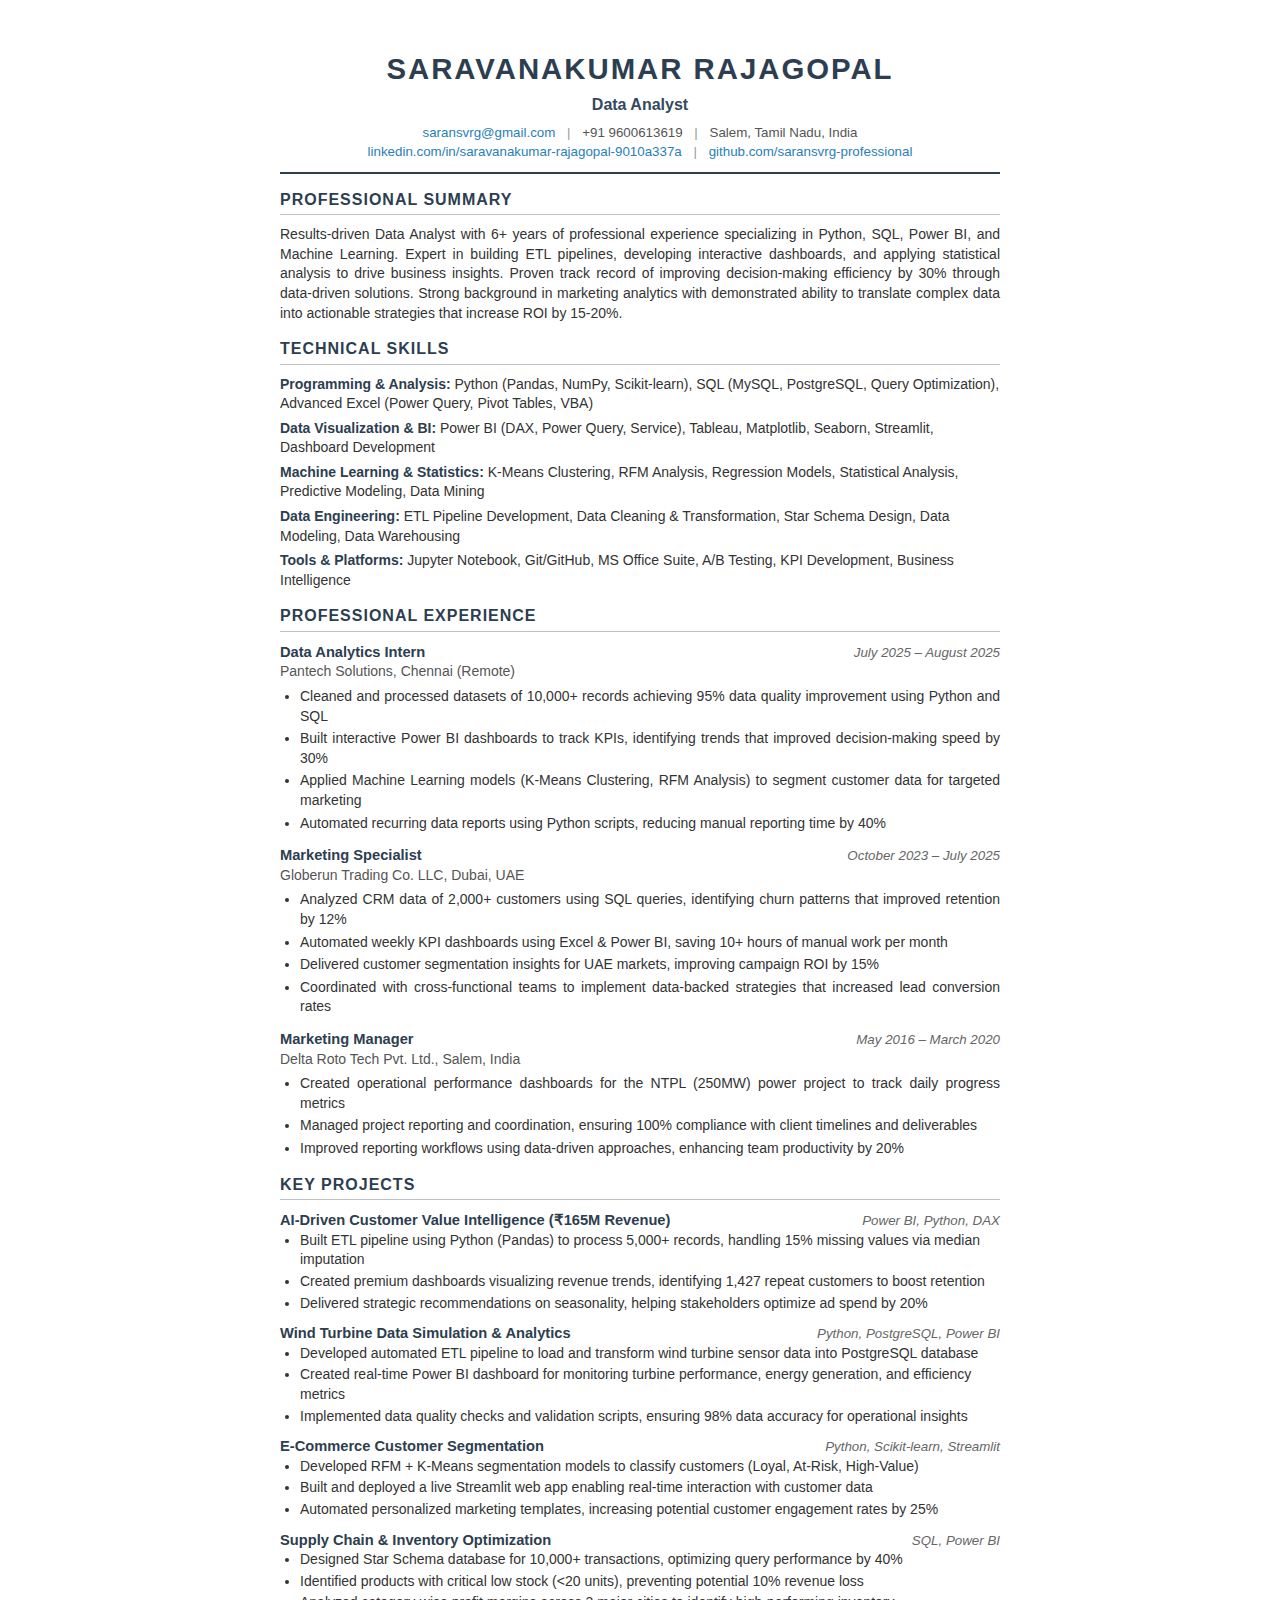
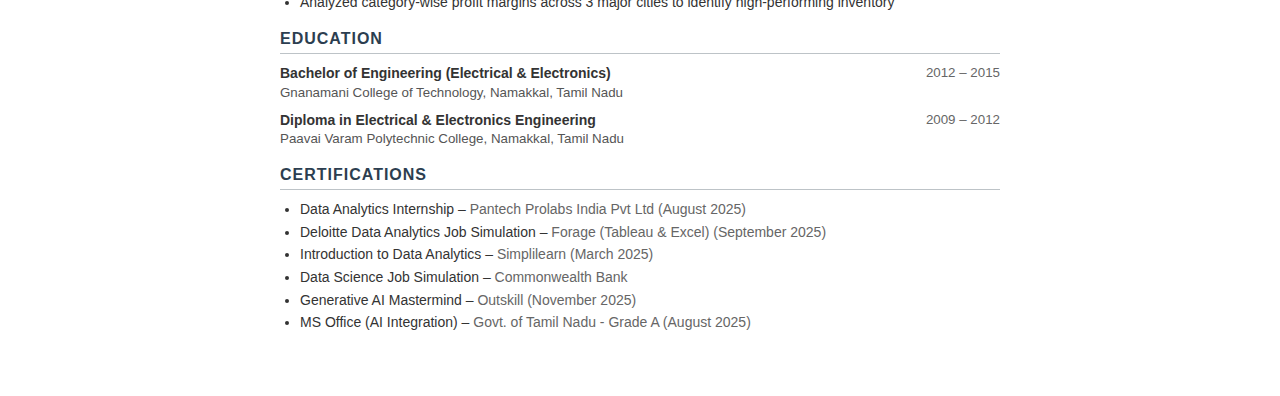
<file: resume.html>
<!DOCTYPE html>
<html lang="en">

<head>
    <meta charset="UTF-8">
    <meta name="viewport" content="width=device-width, initial-scale=1.0">
    <title>Saravanakumar Rajagopal - Data Analyst Resume</title>
    <style>
        * {
            margin: 0;
            padding: 0;
            box-sizing: border-box;
        }

        body {
            font-family: 'Calibri', 'Arial', sans-serif;
            font-size: 11pt;
            line-height: 1.4;
            color: #333;
            max-width: 8.5in;
            margin: 0 auto;
            padding: 0.5in;
            background: white;
        }

        /* Header */
        .header {
            text-align: center;
            margin-bottom: 15px;
            border-bottom: 2px solid #2c3e50;
            padding-bottom: 10px;
        }

        .name {
            font-size: 22pt;
            font-weight: bold;
            color: #2c3e50;
            text-transform: uppercase;
            letter-spacing: 2px;
        }

        .title {
            font-size: 12pt;
            color: #34495e;
            margin: 5px 0;
            font-weight: 600;
        }

        .contact-info {
            font-size: 10pt;
            color: #555;
            margin-top: 8px;
        }

        .contact-info a {
            color: #2980b9;
            text-decoration: none;
        }

        .contact-divider {
            margin: 0 8px;
            color: #999;
        }

        /* Section Styles */
        .section {
            margin-bottom: 15px;
        }

        .section-title {
            font-size: 12pt;
            font-weight: bold;
            color: #2c3e50;
            text-transform: uppercase;
            border-bottom: 1px solid #bdc3c7;
            padding-bottom: 3px;
            margin-bottom: 10px;
            letter-spacing: 1px;
        }

        /* Summary */
        .summary {
            text-align: justify;
            font-size: 10.5pt;
        }

        /* Skills */
        .skills-grid {
            display: block;
        }

        .skill-row {
            margin-bottom: 5px;
            font-size: 10.5pt;
        }

        .skill-category {
            font-weight: bold;
            color: #2c3e50;
        }

        /* Experience */
        .experience-item {
            margin-bottom: 12px;
        }

        .job-header {
            display: flex;
            justify-content: space-between;
            align-items: baseline;
            flex-wrap: wrap;
        }

        .job-title {
            font-weight: bold;
            font-size: 11pt;
            color: #2c3e50;
        }

        .job-date {
            font-size: 10pt;
            color: #666;
            font-style: italic;
        }

        .company {
            font-size: 10.5pt;
            color: #555;
            margin-bottom: 5px;
        }

        .job-bullets {
            margin-left: 20px;
            font-size: 10.5pt;
        }

        .job-bullets li {
            margin-bottom: 3px;
            text-align: justify;
        }

        /* Projects */
        .project-item {
            margin-bottom: 10px;
        }

        .project-header {
            display: flex;
            justify-content: space-between;
            align-items: baseline;
        }

        .project-title {
            font-weight: bold;
            font-size: 11pt;
            color: #2c3e50;
        }

        .project-tools {
            font-size: 10pt;
            color: #666;
            font-style: italic;
        }

        .project-bullets {
            margin-left: 20px;
            font-size: 10.5pt;
        }

        .project-bullets li {
            margin-bottom: 2px;
        }

        /* Education */
        .edu-item {
            margin-bottom: 8px;
        }

        .edu-header {
            display: flex;
            justify-content: space-between;
        }

        .edu-degree {
            font-weight: bold;
            font-size: 10.5pt;
        }

        .edu-date {
            font-size: 10pt;
            color: #666;
        }

        .edu-school {
            font-size: 10pt;
            color: #555;
        }

        /* Certifications */
        .cert-list {
            margin-left: 20px;
            font-size: 10.5pt;
        }

        .cert-list li {
            margin-bottom: 3px;
        }

        .cert-issuer {
            color: #666;
        }

        /* Keywords for ATS */
        .keywords {
            display: none;
        }

        /* Print Styles */
        @media print {
            body {
                padding: 0.4in;
            }

            .section {
                page-break-inside: avoid;
            }
        }
    </style>
</head>

<body>
    <!-- Header -->
    <header class="header">
        <h1 class="name">Saravanakumar Rajagopal</h1>
        <p class="title">Data Analyst</p>
        <div class="contact-info">
            <a href="mailto:saransvrg@gmail.com">saransvrg@gmail.com</a>
            <span class="contact-divider">|</span>
            <span>+91 9600613619</span>
            <span class="contact-divider">|</span>
            <span>Salem, Tamil Nadu, India</span>
            <br>
            <a
                href="https://linkedin.com/in/saravanakumar-rajagopal-9010a337a">linkedin.com/in/saravanakumar-rajagopal-9010a337a</a>
            <span class="contact-divider">|</span>
            <a href="https://github.com/saransvrg-professional">github.com/saransvrg-professional</a>
        </div>
    </header>

    <!-- Professional Summary -->
    <section class="section">
        <h2 class="section-title">Professional Summary</h2>
        <p class="summary">
            Results-driven Data Analyst with 6+ years of professional experience specializing in Python, SQL, Power BI,
            and Machine Learning. Expert in building ETL pipelines, developing interactive dashboards, and applying
            statistical analysis to drive business insights. Proven track record of improving decision-making efficiency
            by 30% through data-driven solutions. Strong background in marketing analytics with demonstrated ability to
            translate complex data into actionable strategies that increase ROI by 15-20%.
        </p>
    </section>

    <!-- Technical Skills -->
    <section class="section">
        <h2 class="section-title">Technical Skills</h2>
        <div class="skills-grid">
            <div class="skill-row">
                <span class="skill-category">Programming & Analysis:</span> Python (Pandas, NumPy, Scikit-learn), SQL
                (MySQL, PostgreSQL, Query Optimization), Advanced Excel (Power Query, Pivot Tables, VBA)
            </div>
            <div class="skill-row">
                <span class="skill-category">Data Visualization & BI:</span> Power BI (DAX, Power Query, Service),
                Tableau, Matplotlib, Seaborn, Streamlit, Dashboard Development
            </div>
            <div class="skill-row">
                <span class="skill-category">Machine Learning & Statistics:</span> K-Means Clustering, RFM Analysis,
                Regression Models, Statistical Analysis, Predictive Modeling, Data Mining
            </div>
            <div class="skill-row">
                <span class="skill-category">Data Engineering:</span> ETL Pipeline Development, Data Cleaning &
                Transformation, Star Schema Design, Data Modeling, Data Warehousing
            </div>
            <div class="skill-row">
                <span class="skill-category">Tools & Platforms:</span> Jupyter Notebook, Git/GitHub, MS Office Suite,
                A/B Testing, KPI Development, Business Intelligence
            </div>
        </div>
    </section>

    <!-- Work Experience -->
    <section class="section">
        <h2 class="section-title">Professional Experience</h2>

        <div class="experience-item">
            <div class="job-header">
                <span class="job-title">Data Analytics Intern</span>
                <span class="job-date">July 2025 – August 2025</span>
            </div>
            <div class="company">Pantech Solutions, Chennai (Remote)</div>
            <ul class="job-bullets">
                <li>Cleaned and processed datasets of 10,000+ records achieving 95% data quality improvement using
                    Python and SQL</li>
                <li>Built interactive Power BI dashboards to track KPIs, identifying trends that improved
                    decision-making speed by 30%</li>
                <li>Applied Machine Learning models (K-Means Clustering, RFM Analysis) to segment customer data for
                    targeted marketing</li>
                <li>Automated recurring data reports using Python scripts, reducing manual reporting time by 40%</li>
            </ul>
        </div>

        <div class="experience-item">
            <div class="job-header">
                <span class="job-title">Marketing Specialist</span>
                <span class="job-date">October 2023 – July 2025</span>
            </div>
            <div class="company">Globerun Trading Co. LLC, Dubai, UAE</div>
            <ul class="job-bullets">
                <li>Analyzed CRM data of 2,000+ customers using SQL queries, identifying churn patterns that improved
                    retention by 12%</li>
                <li>Automated weekly KPI dashboards using Excel & Power BI, saving 10+ hours of manual work per month
                </li>
                <li>Delivered customer segmentation insights for UAE markets, improving campaign ROI by 15%</li>
                <li>Coordinated with cross-functional teams to implement data-backed strategies that increased lead
                    conversion rates</li>
            </ul>
        </div>

        <div class="experience-item">
            <div class="job-header">
                <span class="job-title">Marketing Manager</span>
                <span class="job-date">May 2016 – March 2020</span>
            </div>
            <div class="company">Delta Roto Tech Pvt. Ltd., Salem, India</div>
            <ul class="job-bullets">
                <li>Created operational performance dashboards for the NTPL (250MW) power project to track daily
                    progress metrics</li>
                <li>Managed project reporting and coordination, ensuring 100% compliance with client timelines and
                    deliverables</li>
                <li>Improved reporting workflows using data-driven approaches, enhancing team productivity by 20%</li>
            </ul>
        </div>
    </section>

    <!-- Key Projects -->
    <section class="section">
        <h2 class="section-title">Key Projects</h2>

        <div class="project-item">
            <div class="project-header">
                <span class="project-title">AI-Driven Customer Value Intelligence (₹165M Revenue)</span>
                <span class="project-tools">Power BI, Python, DAX</span>
            </div>
            <ul class="project-bullets">
                <li>Built ETL pipeline using Python (Pandas) to process 5,000+ records, handling 15% missing values via
                    median imputation</li>
                <li>Created premium dashboards visualizing revenue trends, identifying 1,427 repeat customers to boost
                    retention</li>
                <li>Delivered strategic recommendations on seasonality, helping stakeholders optimize ad spend by 20%
                </li>
            </ul>
        </div>

        <div class="project-item">
            <div class="project-header">
                <span class="project-title">Wind Turbine Data Simulation & Analytics</span>
                <span class="project-tools">Python, PostgreSQL, Power BI</span>
            </div>
            <ul class="project-bullets">
                <li>Developed automated ETL pipeline to load and transform wind turbine sensor data into PostgreSQL
                    database</li>
                <li>Created real-time Power BI dashboard for monitoring turbine performance, energy generation, and
                    efficiency metrics</li>
                <li>Implemented data quality checks and validation scripts, ensuring 98% data accuracy for operational
                    insights</li>
            </ul>
        </div>

        <div class="project-item">
            <div class="project-header">
                <span class="project-title">E-Commerce Customer Segmentation</span>
                <span class="project-tools">Python, Scikit-learn, Streamlit</span>
            </div>
            <ul class="project-bullets">
                <li>Developed RFM + K-Means segmentation models to classify customers (Loyal, At-Risk, High-Value)</li>
                <li>Built and deployed a live Streamlit web app enabling real-time interaction with customer data</li>
                <li>Automated personalized marketing templates, increasing potential customer engagement rates by 25%
                </li>
            </ul>
        </div>

        <div class="project-item">
            <div class="project-header">
                <span class="project-title">Supply Chain & Inventory Optimization</span>
                <span class="project-tools">SQL, Power BI</span>
            </div>
            <ul class="project-bullets">
                <li>Designed Star Schema database for 10,000+ transactions, optimizing query performance by 40%</li>
                <li>Identified products with critical low stock (&lt;20 units), preventing potential 10% revenue loss
                </li>
                <li>Analyzed category-wise profit margins across 3 major cities to identify high-performing inventory
                </li>
            </ul>
        </div>
    </section>

    <!-- Education -->
    <section class="section">
        <h2 class="section-title">Education</h2>

        <div class="edu-item">
            <div class="edu-header">
                <span class="edu-degree">Bachelor of Engineering (Electrical & Electronics)</span>
                <span class="edu-date">2012 – 2015</span>
            </div>
            <div class="edu-school">Gnanamani College of Technology, Namakkal, Tamil Nadu</div>
        </div>

        <div class="edu-item">
            <div class="edu-header">
                <span class="edu-degree">Diploma in Electrical & Electronics Engineering</span>
                <span class="edu-date">2009 – 2012</span>
            </div>
            <div class="edu-school">Paavai Varam Polytechnic College, Namakkal, Tamil Nadu</div>
        </div>
    </section>

    <!-- Certifications -->
    <section class="section">
        <h2 class="section-title">Certifications</h2>
        <ul class="cert-list">
            <li>Data Analytics Internship – <span class="cert-issuer">Pantech Prolabs India Pvt Ltd (August 2025)</span>
            </li>
            <li>Deloitte Data Analytics Job Simulation – <span class="cert-issuer">Forage (Tableau & Excel) (September
                    2025)</span></li>
            <li>Introduction to Data Analytics – <span class="cert-issuer">Simplilearn (March 2025)</span></li>
            <li>Data Science Job Simulation – <span class="cert-issuer">Commonwealth Bank</span></li>
            <li>Generative AI Mastermind – <span class="cert-issuer">Outskill (November 2025)</span></li>
            <li>MS Office (AI Integration) – <span class="cert-issuer">Govt. of Tamil Nadu - Grade A (August
                    2025)</span></li>
        </ul>
    </section>

    <!-- Hidden ATS Keywords -->
    <div class="keywords">
        Data Analyst, Data Analytics, Python, SQL, Power BI, Machine Learning, ETL, Data Pipeline,
        Business Intelligence, Dashboard, Data Visualization, Tableau, Statistical Analysis,
        Data Mining, Predictive Modeling, Customer Segmentation, KPI, A/B Testing, PostgreSQL,
        MySQL, Pandas, NumPy, Scikit-learn, Data Warehousing, Data Modeling, Reporting,
        Excel, Power Query, DAX, Streamlit, Git, GitHub, Data Quality, Data Cleaning
    </div>
</body>

</html>
</file>
